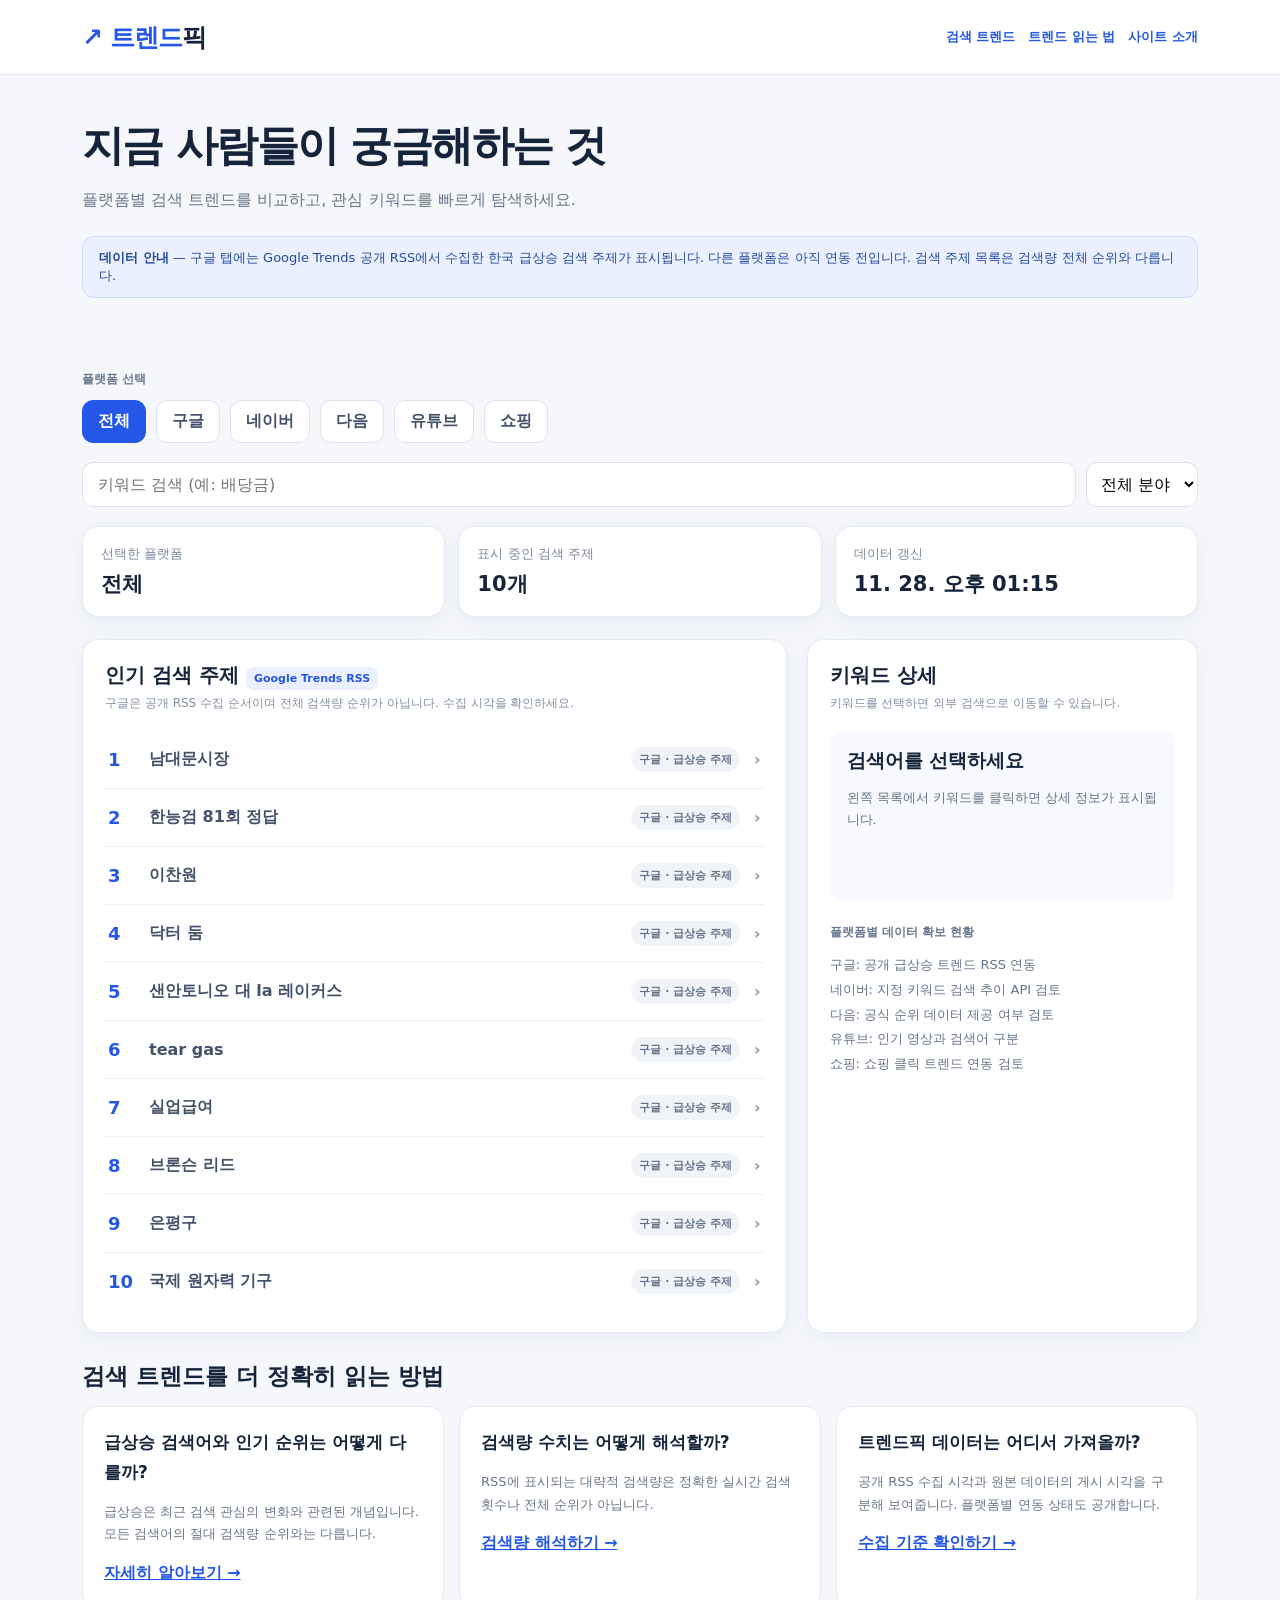
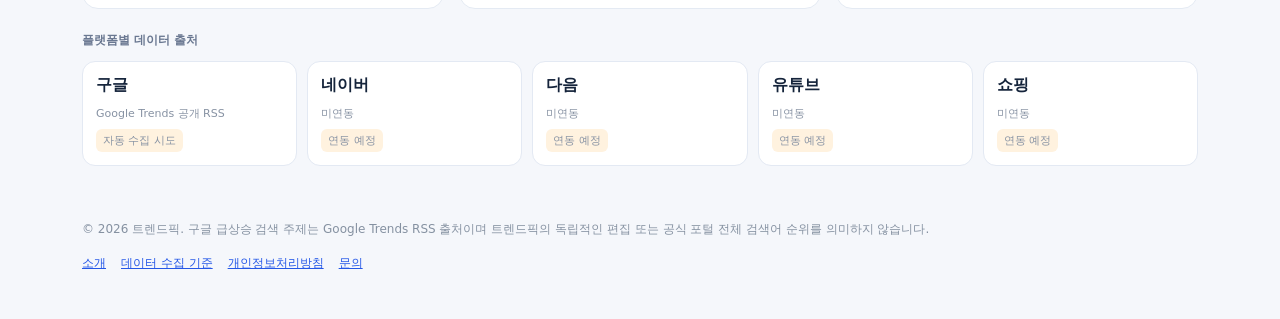
<file: index.html>
<!doctype html><html lang="ko"><head><meta charset="utf-8"><meta name="viewport" content="width=device-width,initial-scale=1"><meta name="description" content="포털별 인기 검색 트렌드를 한눈에 비교하는 트렌드픽 시제품"><title>트렌드픽 | 한국 검색 트렌드</title><meta property="og:type" content="website">
<meta property="og:title" content="트렌드픽 | 한국 검색 트렌드">
<meta property="og:description" content="구글 등 주요 플랫폼의 인기 검색 트렌드를 한눈에 살펴보는 트렌드 정보 사이트입니다.">
<meta property="og:url" content="https://trendpick-site.github.io/">
<meta property="og:locale" content="ko_KR"><style>:root{font-family:Pretendard,'Noto Sans KR',system-ui,sans-serif;color:#15243b;background:#f5f7fb}*{box-sizing:border-box}body{margin:0}header{background:#fff;border-bottom:1px solid #e6eaf0}.wrap{max-width:1160px;margin:auto;padding:0 22px}.nav{height:74px;display:flex;align-items:center;justify-content:space-between}.brand{font-size:25px;font-weight:900;letter-spacing:-1px;color:#2457e7}.brand span{color:#14223b}.nav small{color:#687589}.hero{padding:43px 0 27px}.hero h1{font-size:clamp(27px,4vw,42px);letter-spacing:-1.6px;margin:0 0 12px}.hero p{color:#69778d;margin:0;line-height:1.7}.notice{background:#eaf0ff;border:1px solid #cfdcff;color:#244a9c;padding:12px 16px;border-radius:12px;margin:23px 0;font-size:13px}.controls{display:flex;gap:10px;flex-wrap:wrap;margin-bottom:19px}button,input,select{font:inherit}button{cursor:pointer;border:1px solid #dce3ee;background:white;color:#44516a;border-radius:11px;padding:10px 15px;font-weight:700}button.active{background:#2457e7;color:white;border-color:#2457e7}.search{display:flex;gap:10px;flex:1;min-width:220px}.search input{width:100%;border:1px solid #dce3ee;border-radius:11px;padding:12px 15px;outline:none}.stats{display:grid;grid-template-columns:repeat(3,1fr);gap:13px;margin-bottom:22px}.stat,.panel{background:white;border:1px solid #e4eaf3;border-radius:17px;box-shadow:0 5px 18px #1a3d7710}.stat{padding:18px}.stat small{display:block;color:#7c899b;margin-bottom:7px}.stat strong{font-size:21px}.layout{display:grid;grid-template-columns:minmax(0,1.8fr) minmax(260px,1fr);gap:20px}.panel{padding:22px}.panel h2{font-size:20px;margin:0 0 6px}.sub{font-size:12px;color:#8290a4;margin:0 0 19px}.trend{width:100%;display:flex;align-items:center;text-align:left;border:0;border-bottom:1px solid #edf0f5;border-radius:0;padding:16px 3px;gap:14px;background:transparent}.trend:last-child{border-bottom:0}.trend:hover{background:#f8faff}.rank{font-weight:900;font-size:18px;width:27px;color:#2457e7}.term{flex:1;font-weight:750}.cat{font-size:11px;border-radius:20px;padding:5px 8px;background:#f0f3f8;color:#63718a}.arrow{color:#8a97aa}.detail{background:#f7f9fe;border-radius:12px;padding:17px;min-height:170px}.detail h3{margin:0 0 9px}.detail p{color:#67758b;font-size:13px;line-height:1.7}.links{display:flex;gap:7px;flex-wrap:wrap;margin-top:15px}.links a{color:#2457e7;text-decoration:none;background:white;border:1px solid #dce4f2;padding:9px 10px;border-radius:9px;font-size:12px;font-weight:700}.pill{display:inline-block;font-size:11px;color:#2457e7;background:#eaf0ff;border-radius:30px;padding:5px 9px;margin-bottom:10px}.empty{color:#8290a4;padding:30px 5px}.foot{font-size:12px;color:#8591a1;padding:30px 0 45px;line-height:1.8}.section{font-size:12px;font-weight:800;color:#6a7891;margin:23px 0 12px}.sources{display:grid;grid-template-columns:repeat(5,1fr);gap:10px;margin-bottom:23px}.source{padding:13px;background:#fff;border:1px solid #e3e9f3;border-radius:13px}.source b{display:block;margin-bottom:6px}.source span{font-size:11px;color:#8792a3}.badge{display:inline-block;font-size:10px;background:#fff2df;color:#9d6114;padding:4px 7px;border-radius:6px;margin-top:8px}@media(max-width:750px){.layout{grid-template-columns:1fr}.stats{grid-template-columns:1fr 1fr}.stats .stat:last-child{grid-column:1/-1}.sources{grid-template-columns:repeat(2,1fr)}.nav small{display:none}.hero{padding-top:30px}.panel{padding:17px}}.toplinks{display:flex;gap:13px;flex-wrap:wrap}.toplinks a{font-size:13px;color:#2457e7;text-decoration:none;font-weight:750}.editorial{margin-top:28px}.editorial h2{font-size:23px;margin:0 0 14px}.articlegrid{display:grid;grid-template-columns:repeat(3,1fr);gap:15px}.articlecard{background:#fff;border:1px solid #e4eaf3;border-radius:16px;padding:21px;line-height:1.75}.articlecard h3{font-size:17px;margin:0 0 8px}.articlecard p{font-size:13px;color:#687589}.articlecard a{font-weight:800;color:#2457e7}.legalnav{display:flex;gap:15px;flex-wrap:wrap;margin-top:12px}.legalnav a{color:#2457e7}.detailmeta{border-top:1px solid #dce4f2;margin-top:15px;padding-top:12px;font-size:12px;color:#63718a}@media(max-width:750px){.articlegrid{grid-template-columns:1fr}.toplinks{gap:8px}} .detail-section{margin-top:15px;border-top:1px solid #dce4f2;padding-top:13px}.detail-section h4{font-size:13px;margin:0 0 8px;color:#263e68}.detail-section p{margin:0 0 8px}.detail-section ul{padding-left:19px;margin:7px 0;font-size:13px;line-height:1.8;color:#596c87}.detail-section li{margin-bottom:7px;overflow-wrap:anywhere}.detail-section a{color:#2457e7}.detail-facts{display:grid;grid-template-columns:1fr 1fr;gap:8px;margin:12px 0}.detail-fact{background:#fff;border:1px solid #e0e7f4;border-radius:9px;padding:10px;min-width:0}.detail-fact small{display:block;color:#78879b;font-size:11px;margin-bottom:5px}.detail-fact strong{font-size:12px;overflow-wrap:anywhere}.detail-note{font-size:12px;color:#65738b}.detail .links a{overflow-wrap:anywhere}@media(max-width:420px){.detail-facts{grid-template-columns:1fr}}</style></head><body><header><div class="wrap nav"><div class="brand">↗ 트렌드<span>픽</span></div><nav class="toplinks" aria-label="사이트 안내"><a href="./">검색 트렌드</a><a href="./guide.html">트렌드 읽는 법</a><a href="./about.html">사이트 소개</a></nav></div></header><main class="wrap"><section class="hero"><h1>지금 사람들이 궁금해하는 것</h1><p>플랫폼별 검색 트렌드를 비교하고, 관심 키워드를 빠르게 탐색하세요.</p><div class="notice"><b>데이터 안내</b> — 구글 탭에는 Google Trends 공개 RSS에서 수집한 한국 급상승 검색 주제가 표시됩니다. 다른 플랫폼은 아직 연동 전입니다. 검색 주제 목록은 검색량 전체 순위와 다릅니다.</div></section><div class="section">플랫폼 선택</div><div id="platforms" class="controls"></div><div class="controls"><div class="search"><input id="search" placeholder="키워드 검색 (예: 배당금)" aria-label="키워드 검색"></div><select id="category" aria-label="분야 선택" style="border:1px solid #dce3ee;border-radius:11px;padding:10px;background:white"><option value="전체">전체 분야</option><option>경제</option><option>부동산</option><option>생활</option><option>문화</option><option>IT</option><option>쇼핑</option></select></div><div class="stats"><div class="stat"><small>선택한 플랫폼</small><strong id="selectedPlatform">전체</strong></div><div class="stat"><small>표시 중인 검색 주제</small><strong id="count">0개</strong></div><div class="stat"><small>데이터 갱신</small><strong id="updatedAt">확인 중</strong></div></div><div class="layout"><section class="panel"><h2>인기 검색 주제 <span style="font-size:11px;color:#2457e7;background:#eaf0ff;padding:5px 8px;border-radius:7px" id="sourceBadge">데이터 확인 중</span></h2><p class="sub">구글은 공개 RSS 수집 순서이며 전체 검색량 순위가 아닙니다. 수집 시각을 확인하세요.</p><div id="list"></div></section><aside class="panel"><h2>키워드 상세</h2><p class="sub">키워드를 선택하면 외부 검색으로 이동할 수 있습니다.</p><div class="detail" id="detail"><h3>검색어를 선택하세요</h3><p>왼쪽 목록에서 키워드를 클릭하면 상세 정보가 표시됩니다.</p></div><div class="section">플랫폼별 데이터 확보 현황</div><div style="font-size:13px;line-height:1.9;color:#65738b">구글: 공개 급상승 트렌드 RSS 연동<br>네이버: 지정 키워드 검색 추이 API 검토<br>다음: 공식 순위 데이터 제공 여부 검토<br>유튜브: 인기 영상과 검색어 구분<br>쇼핑: 쇼핑 클릭 트렌드 연동 검토</div></aside></div><section class="editorial"><h2>검색 트렌드를 더 정확히 읽는 방법</h2><div class="articlegrid"><article class="articlecard"><h3>급상승 검색어와 인기 순위는 어떻게 다를까?</h3><p>급상승은 최근 검색 관심의 변화와 관련된 개념입니다. 모든 검색어의 절대 검색량 순위와는 다릅니다.</p><a href="./guide.html#difference">자세히 알아보기 →</a></article><article class="articlecard"><h3>검색량 수치는 어떻게 해석할까?</h3><p>RSS에 표시되는 대략적 검색량은 정확한 실시간 검색 횟수나 전체 순위가 아닙니다.</p><a href="./guide.html#traffic">검색량 해석하기 →</a></article><article class="articlecard"><h3>트렌드픽 데이터는 어디서 가져올까?</h3><p>공개 RSS 수집 시각과 원본 데이터의 게시 시각을 구분해 보여줍니다. 플랫폼별 연동 상태도 공개합니다.</p><a href="./methodology.html">수집 기준 확인하기 →</a></article></div></section><div class="section">플랫폼별 데이터 출처</div><div class="sources" id="sources"></div><footer class="foot">© 2026 트렌드픽. 구글 급상승 검색 주제는 Google Trends RSS 출처이며 트렌드픽의 독립적인 편집 또는 공식 포털 전체 검색어 순위를 의미하지 않습니다.<br><nav class="legalnav"><a href="./about.html">소개</a><a href="./methodology.html">데이터 수집 기준</a><a href="./privacy.html">개인정보처리방침</a><a href="./contact.html">문의</a></nav></footer></main><script>
const platforms=['전체','구글','네이버','다음','유튜브','쇼핑'];
let platform='전체', data=[], fetchedAt=null, status='불러오는 중';
const $=id=>document.getElementById(id);
const safe=s=>String(s??'').replace(/[&<>"']/g,c=>({'&':'&amp;','<':'&lt;','>':'&gt;','"':'&quot;',"'":'&#39;'}[c]));
function draw(){
 $('platforms').innerHTML=platforms.map(p=>`<button class="${p===platform?'active':''}" data-p="${p}">${p}</button>`).join('');
 document.querySelectorAll('[data-p]').forEach(b=>b.onclick=()=>{platform=b.dataset.p;draw()});
 const q=$('search').value.trim().toLowerCase(),c=$('category').value;
 const relevant=(platform==='구글'||platform==='전체')?data:[];
 const filtered=relevant.filter(d=>d.title.toLowerCase().includes(q)&&(c==='전체'));
 $('selectedPlatform').textContent=platform;$('count').textContent=filtered.length+'개';
 $('updatedAt').textContent=fetchedAt?new Date(fetchedAt).toLocaleString('ko-KR',{timeZone:'Asia/Seoul',month:'numeric',day:'numeric',hour:'2-digit',minute:'2-digit'}):'연동 대기';
 $('sourceBadge').textContent=platform==='구글'||platform==='전체'?'Google Trends RSS':'연동 전';
 $('list').innerHTML=filtered.length?filtered.map((d,i)=>`<button class="trend" data-idx="${data.indexOf(d)}"><span class="rank">${i+1}</span><span class="term">${safe(d.title)}</span><span class="cat">구글 · 급상승 주제</span><span class="arrow">›</span></button>`).join(''):
 `<div class="empty">${platform==='전체'||platform==='구글'?safe(status):safe(platform)+' 데이터는 아직 연동되지 않았습니다. 실제 순위를 제공하지 않습니다.'}${c!=='전체'?' (현재 분야별 분류 미지원)':''}</div>`;
 document.querySelectorAll('[data-idx]').forEach(b=>b.onclick=()=>show(data[+b.dataset.idx]));
}
function show(d){
 const t=encodeURIComponent(d.title);
 history.replaceState(null,'','#topic='+t);
 const fmt=v=>{if(!v)return '미제공';const date=new Date(v);return Number.isNaN(date.getTime())?String(v):date.toLocaleString('ko-KR',{timeZone:'Asia/Seoul',year:'numeric',month:'numeric',day:'numeric',hour:'2-digit',minute:'2-digit'});};
 const articles=(Array.isArray(d.news)?d.news:[]).filter(n=>n&&typeof n.url==='string'&&/^https:\/\/[^\s]+$/i.test(n.url));
 const news=articles.map(n=>`<li><a target="_blank" rel="noopener noreferrer" href="${safe(n.url)}">${safe(n.title||n.source||'관련 기사')} ↗</a>${n.source?` <small>(${safe(n.source)})</small>`:''}</li>`).join('');
 $('detail').innerHTML=`<span class="pill">Google Trends · 한국 급상승 주제</span>
 <h3>${safe(d.title)}</h3>
 <p>Google Trends 공개 RSS에서 수집된 급상승 검색 주제입니다. 관심이 늘어난 구체적인 이유는 원문과 관련 보도를 확인해야 합니다.</p>
 <div class="detail-facts"><div class="detail-fact"><small>RSS 대략적 검색량</small><strong>${safe(d.approx_traffic||'미표시')}</strong></div><div class="detail-fact"><small>관련 기사</small><strong>${articles.length}건 제공</strong></div></div>
 <div class="detail-section"><h4>이 검색어를 살펴보는 방법</h4><ul><li>아래 관련 기사 제목과 발행 매체를 비교해 최근 어떤 내용이 보도됐는지 확인하세요.</li><li>구글·네이버 검색 결과에서 최신 정보와 공식 발표 여부를 교차 확인하세요.</li><li>RSS 목록의 표시 순서는 전체 검색량 순위가 아닙니다.</li></ul></div>
 <div class="detail-section"><h4>RSS에 포함된 관련 기사</h4>${news?`<ul>${news}</ul>`:'<p>현재 수집된 RSS 데이터에는 관련 기사 링크가 없습니다. 아래 외부 검색을 통해 직접 확인할 수 있습니다.</p>'}<p class="detail-note">기사 제목은 RSS에 제공된 정보이며, 트렌드픽이 기사 내용을 검증하거나 검색 증가 원인을 확정한 것은 아닙니다.</p></div>
 <div class="detail-section"><h4>검색 주제 확인하기</h4><div class="links"><a target="_blank" rel="noopener noreferrer" href="https://www.google.com/search?q=${t}">구글 검색 ↗</a><a target="_blank" rel="noopener noreferrer" href="https://search.naver.com/search.naver?query=${t}">네이버 검색 ↗</a><a target="_blank" rel="noopener noreferrer" href="https://www.youtube.com/results?search_query=${t}">유튜브 검색 ↗</a></div></div>
 <div class="detailmeta">원본 주제 게시 시각: ${safe(fmt(d.pub_date||d.published))}<br>트렌드픽 수집 시각: ${safe(fmt(fetchedAt))}<br>출처: Google Trends 공개 RSS<br>대략적 검색량은 실시간 정확한 검색 횟수나 전체 순위를 의미하지 않습니다.</div>`;
}
$('search').oninput=draw;$('category').onchange=draw;
$('sources').innerHTML=platforms.slice(1).map(p=>`<div class="source"><b>${p}</b><span>${p==='구글'?'Google Trends 공개 RSS':'미연동'}</span><br><span class="badge">${p==='구글'?'자동 수집 시도':'연동 예정'}</span></div>`).join('');
async function load(){try{
 const r=await fetch('./data/google_kr.json?ts='+Date.now(),{cache:'no-store'});
 if(!r.ok)throw Error('HTTP '+r.status);
 const j=await r.json();if(!Array.isArray(j.items))throw Error('잘못된 데이터');
 data=j.items;fetchedAt=j.fetched_at;
 status='아직 수집된 구글 검색 주제가 없습니다. GitHub Actions를 실행하거나 실행 기록을 확인하세요.';
 }catch(e){status='데이터 파일을 읽지 못했습니다. GitHub Actions와 data/google_kr.json을 확인하세요.';}
 draw();const target=decodeURIComponent(location.hash.replace(/^#topic=/,''));if(target){const item=data.find(x=>x.title===target);if(item)show(item);}}
load();
</script></body></html>
</file>
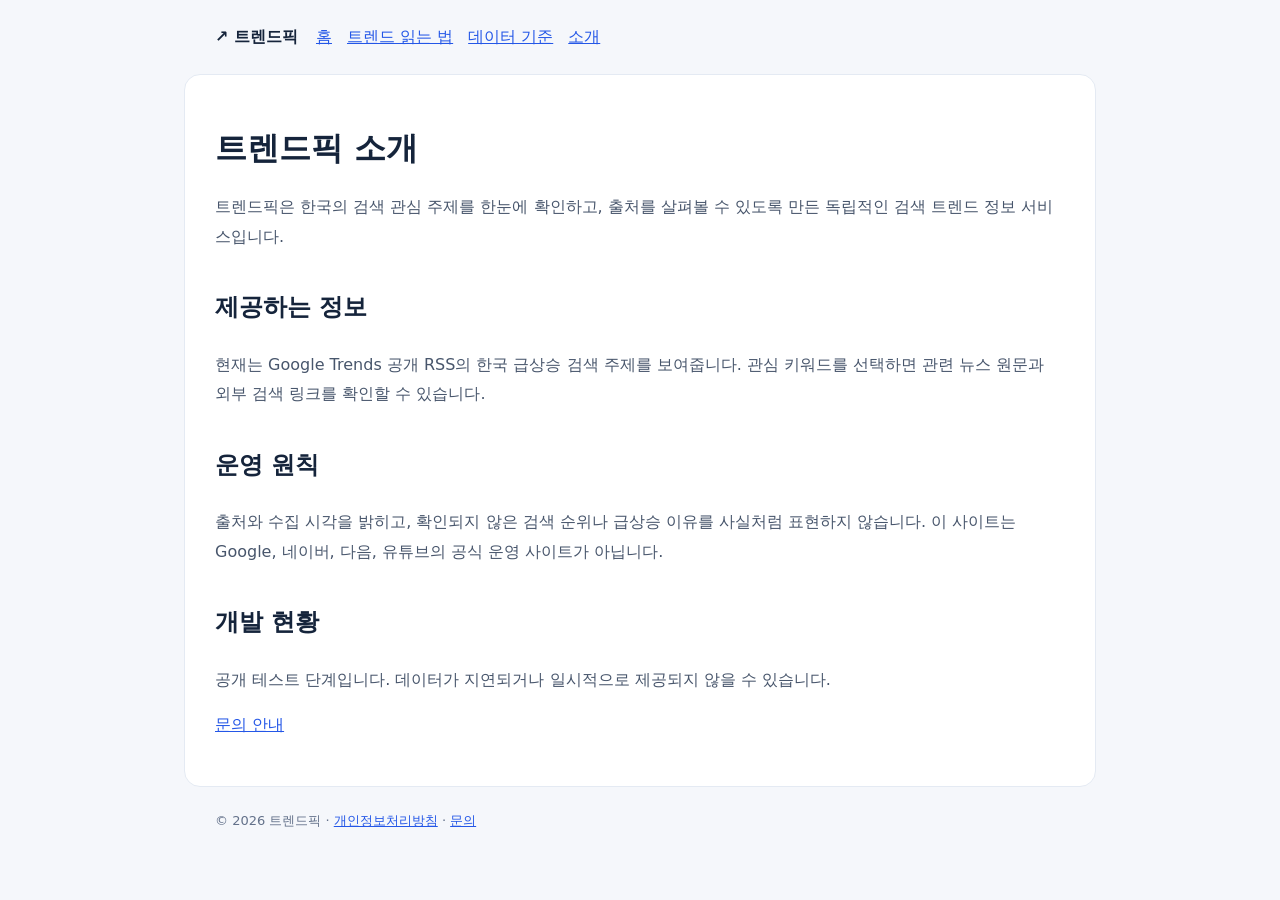
<file: about.html>
<!doctype html><html lang="ko"><head><meta charset="utf-8"><meta name="viewport" content="width=device-width,initial-scale=1"><meta name="description" content="트렌드픽 소개 — 트렌드픽 검색 트렌드 안내"><title>트렌드픽 소개 | 트렌드픽</title><link rel="stylesheet" href="./style.css"></head><body><header><strong>↗ 트렌드픽</strong><nav><a href="./">홈</a><a href="./guide.html">트렌드 읽는 법</a><a href="./methodology.html">데이터 기준</a><a href="./about.html">소개</a></nav></header><main><h1>트렌드픽 소개</h1><p>트렌드픽은 한국의 검색 관심 주제를 한눈에 확인하고, 출처를 살펴볼 수 있도록 만든 독립적인 검색 트렌드 정보 서비스입니다.</p><h2>제공하는 정보</h2><p>현재는 Google Trends 공개 RSS의 한국 급상승 검색 주제를 보여줍니다. 관심 키워드를 선택하면 관련 뉴스 원문과 외부 검색 링크를 확인할 수 있습니다.</p><h2>운영 원칙</h2><p>출처와 수집 시각을 밝히고, 확인되지 않은 검색 순위나 급상승 이유를 사실처럼 표현하지 않습니다. 이 사이트는 Google, 네이버, 다음, 유튜브의 공식 운영 사이트가 아닙니다.</p><h2>개발 현황</h2><p>공개 테스트 단계입니다. 데이터가 지연되거나 일시적으로 제공되지 않을 수 있습니다.</p><p><a href="./contact.html">문의 안내</a></p></main><footer>© 2026 트렌드픽 · <a href="./privacy.html">개인정보처리방침</a> · <a href="./contact.html">문의</a></footer></body></html>
</file>
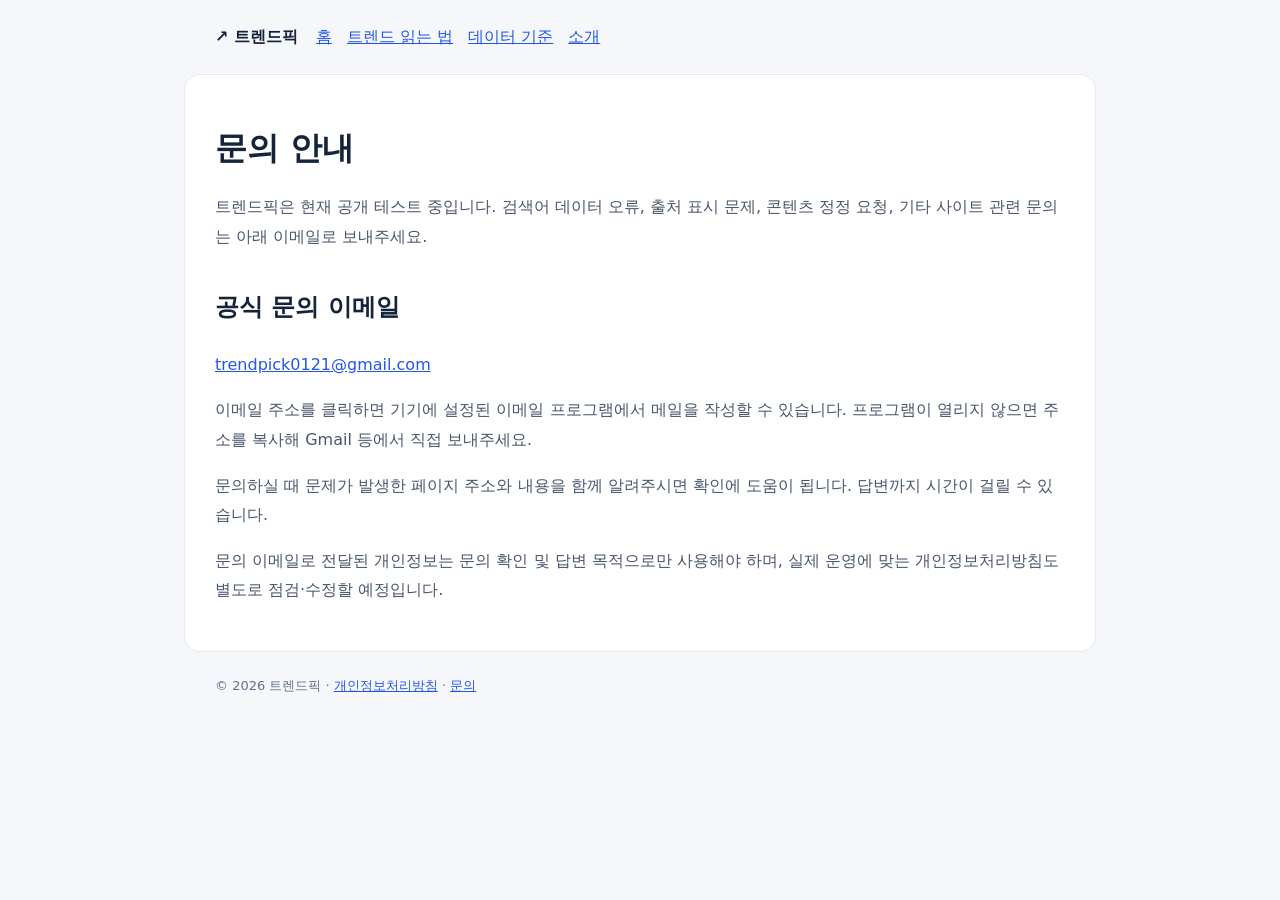
<file: contact.html>
<!doctype html><html lang="ko"><head><meta charset="utf-8"><meta name="viewport" content="width=device-width,initial-scale=1"><meta name="description" content="문의 안내 — 트렌드픽 검색 트렌드 안내"><title>문의 안내 | 트렌드픽</title><link rel="stylesheet" href="./style.css"></head><body><header><strong>↗ 트렌드픽</strong><nav><a href="./">홈</a><a href="./guide.html">트렌드 읽는 법</a><a href="./methodology.html">데이터 기준</a><a href="./about.html">소개</a></nav></header><main><h1>문의 안내</h1><p>트렌드픽은 현재 공개 테스트 중입니다. 검색어 데이터 오류, 출처 표시 문제, 콘텐츠 정정 요청, 기타 사이트 관련 문의는 아래 이메일로 보내주세요.</p><h2>공식 문의 이메일</h2><p><a href="mailto:trendpick0121@gmail.com">trendpick0121@gmail.com</a></p><p>이메일 주소를 클릭하면 기기에 설정된 이메일 프로그램에서 메일을 작성할 수 있습니다. 프로그램이 열리지 않으면 주소를 복사해 Gmail 등에서 직접 보내주세요.</p><p>문의하실 때 문제가 발생한 페이지 주소와 내용을 함께 알려주시면 확인에 도움이 됩니다. 답변까지 시간이 걸릴 수 있습니다.</p><p>문의 이메일로 전달된 개인정보는 문의 확인 및 답변 목적으로만 사용해야 하며, 실제 운영에 맞는 개인정보처리방침도 별도로 점검·수정할 예정입니다.</p></main><footer>© 2026 트렌드픽 · <a href="./privacy.html">개인정보처리방침</a> · <a href="./contact.html">문의</a></footer></body></html>
</file>
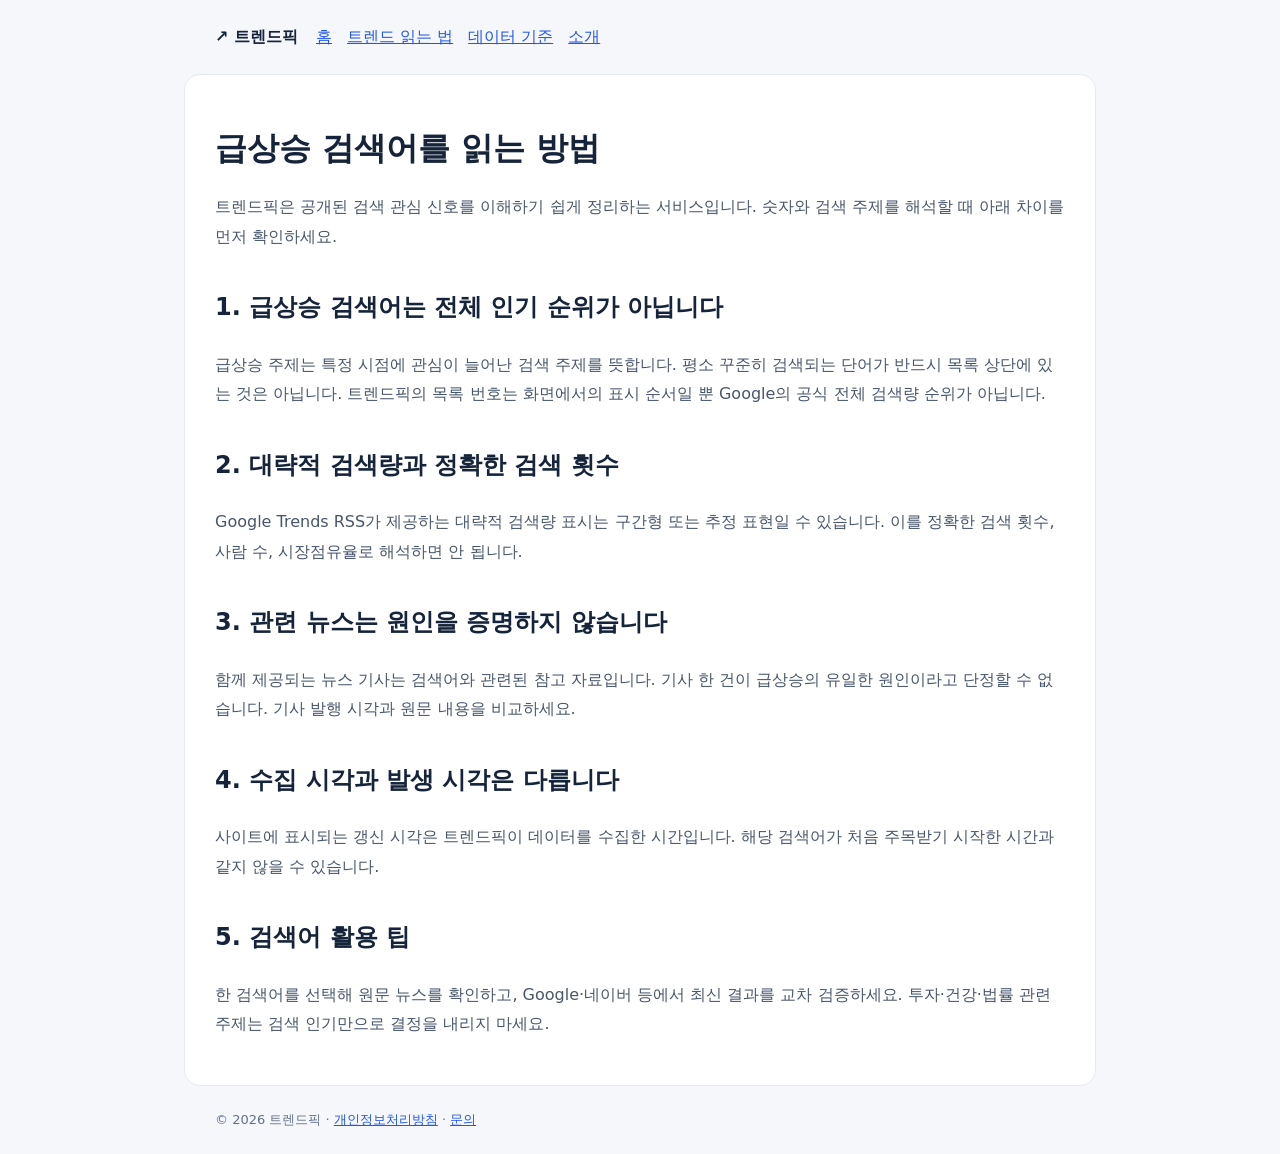
<file: guide.html>
<!doctype html><html lang="ko"><head><meta charset="utf-8"><meta name="viewport" content="width=device-width,initial-scale=1"><meta name="description" content="급상승 검색어를 읽는 방법 — 트렌드픽 검색 트렌드 안내"><title>급상승 검색어를 읽는 방법 | 트렌드픽</title><link rel="stylesheet" href="./style.css"></head><body><header><strong>↗ 트렌드픽</strong><nav><a href="./">홈</a><a href="./guide.html">트렌드 읽는 법</a><a href="./methodology.html">데이터 기준</a><a href="./about.html">소개</a></nav></header><main><h1>급상승 검색어를 읽는 방법</h1><p>트렌드픽은 공개된 검색 관심 신호를 이해하기 쉽게 정리하는 서비스입니다. 숫자와 검색 주제를 해석할 때 아래 차이를 먼저 확인하세요.</p><h2 id="difference">1. 급상승 검색어는 전체 인기 순위가 아닙니다</h2><p>급상승 주제는 특정 시점에 관심이 늘어난 검색 주제를 뜻합니다. 평소 꾸준히 검색되는 단어가 반드시 목록 상단에 있는 것은 아닙니다. 트렌드픽의 목록 번호는 화면에서의 표시 순서일 뿐 Google의 공식 전체 검색량 순위가 아닙니다.</p><h2 id="traffic">2. 대략적 검색량과 정확한 검색 횟수</h2><p>Google Trends RSS가 제공하는 대략적 검색량 표시는 구간형 또는 추정 표현일 수 있습니다. 이를 정확한 검색 횟수, 사람 수, 시장점유율로 해석하면 안 됩니다.</p><h2>3. 관련 뉴스는 원인을 증명하지 않습니다</h2><p>함께 제공되는 뉴스 기사는 검색어와 관련된 참고 자료입니다. 기사 한 건이 급상승의 유일한 원인이라고 단정할 수 없습니다. 기사 발행 시각과 원문 내용을 비교하세요.</p><h2>4. 수집 시각과 발생 시각은 다릅니다</h2><p>사이트에 표시되는 갱신 시각은 트렌드픽이 데이터를 수집한 시간입니다. 해당 검색어가 처음 주목받기 시작한 시간과 같지 않을 수 있습니다.</p><h2>5. 검색어 활용 팁</h2><p>한 검색어를 선택해 원문 뉴스를 확인하고, Google·네이버 등에서 최신 결과를 교차 검증하세요. 투자·건강·법률 관련 주제는 검색 인기만으로 결정을 내리지 마세요.</p></main><footer>© 2026 트렌드픽 · <a href="./privacy.html">개인정보처리방침</a> · <a href="./contact.html">문의</a></footer></body></html>
</file>
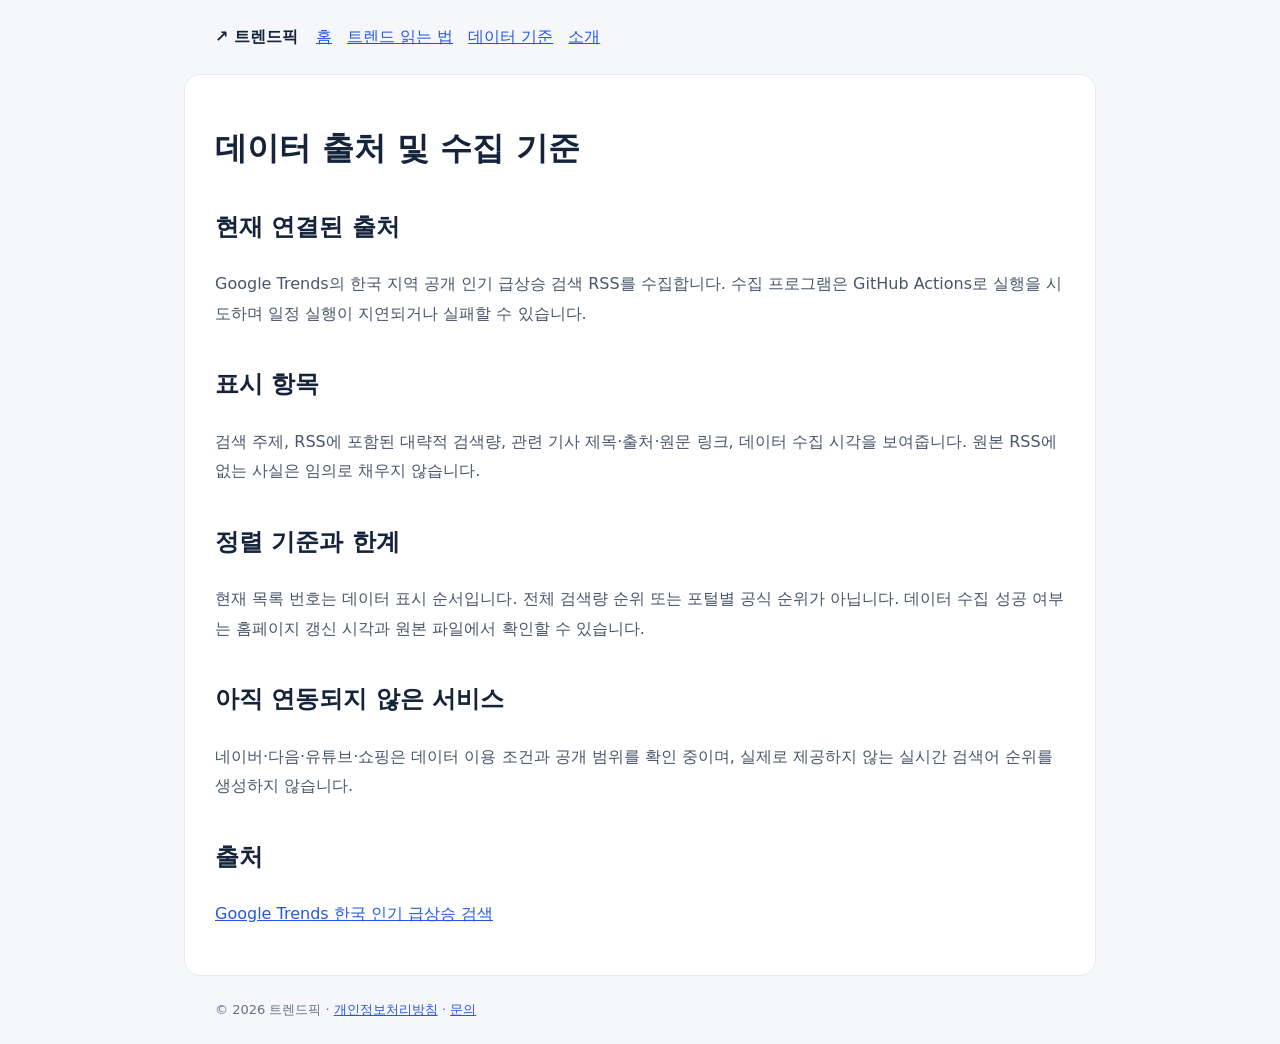
<file: methodology.html>
<!doctype html><html lang="ko"><head><meta charset="utf-8"><meta name="viewport" content="width=device-width,initial-scale=1"><meta name="description" content="데이터 출처 및 수집 기준 — 트렌드픽 검색 트렌드 안내"><title>데이터 출처 및 수집 기준 | 트렌드픽</title><link rel="stylesheet" href="./style.css"></head><body><header><strong>↗ 트렌드픽</strong><nav><a href="./">홈</a><a href="./guide.html">트렌드 읽는 법</a><a href="./methodology.html">데이터 기준</a><a href="./about.html">소개</a></nav></header><main><h1>데이터 출처 및 수집 기준</h1><h2>현재 연결된 출처</h2><p>Google Trends의 한국 지역 공개 인기 급상승 검색 RSS를 수집합니다. 수집 프로그램은 GitHub Actions로 실행을 시도하며 일정 실행이 지연되거나 실패할 수 있습니다.</p><h2>표시 항목</h2><p>검색 주제, RSS에 포함된 대략적 검색량, 관련 기사 제목·출처·원문 링크, 데이터 수집 시각을 보여줍니다. 원본 RSS에 없는 사실은 임의로 채우지 않습니다.</p><h2>정렬 기준과 한계</h2><p>현재 목록 번호는 데이터 표시 순서입니다. 전체 검색량 순위 또는 포털별 공식 순위가 아닙니다. 데이터 수집 성공 여부는 홈페이지 갱신 시각과 원본 파일에서 확인할 수 있습니다.</p><h2>아직 연동되지 않은 서비스</h2><p>네이버·다음·유튜브·쇼핑은 데이터 이용 조건과 공개 범위를 확인 중이며, 실제로 제공하지 않는 실시간 검색어 순위를 생성하지 않습니다.</p><h2>출처</h2><p><a href="https://trends.google.com/trending?geo=KR" target="_blank" rel="noopener noreferrer">Google Trends 한국 인기 급상승 검색</a></p></main><footer>© 2026 트렌드픽 · <a href="./privacy.html">개인정보처리방침</a> · <a href="./contact.html">문의</a></footer></body></html>
</file>
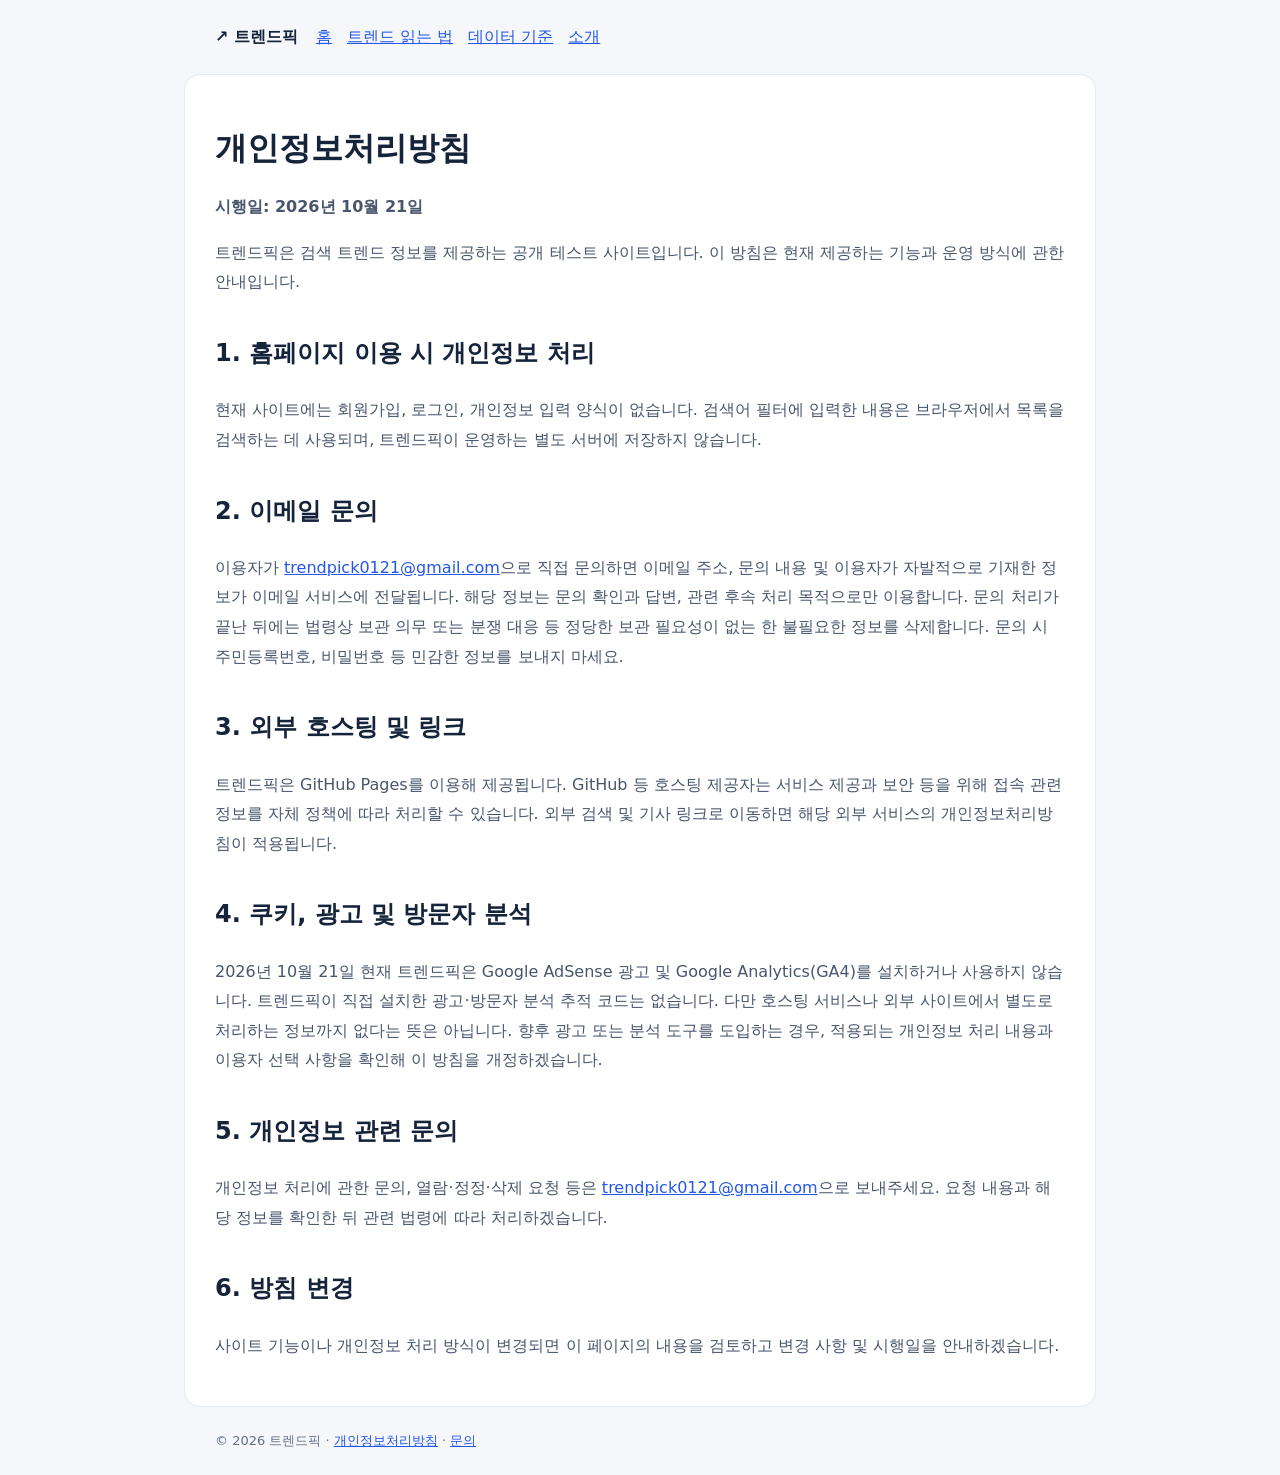
<file: privacy.html>
<!doctype html><html lang="ko"><head><meta charset="utf-8"><meta name="viewport" content="width=device-width,initial-scale=1"><meta name="description" content="개인정보처리방침 — 트렌드픽 검색 트렌드 안내"><title>개인정보처리방침 | 트렌드픽</title><link rel="stylesheet" href="./style.css"></head><body><header><strong>↗ 트렌드픽</strong><nav><a href="./">홈</a><a href="./guide.html">트렌드 읽는 법</a><a href="./methodology.html">데이터 기준</a><a href="./about.html">소개</a></nav></header><main><h1>개인정보처리방침</h1><p><strong>시행일: 2026년 10월 21일</strong></p><p>트렌드픽은 검색 트렌드 정보를 제공하는 공개 테스트 사이트입니다. 이 방침은 현재 제공하는 기능과 운영 방식에 관한 안내입니다.</p><h2>1. 홈페이지 이용 시 개인정보 처리</h2><p>현재 사이트에는 회원가입, 로그인, 개인정보 입력 양식이 없습니다. 검색어 필터에 입력한 내용은 브라우저에서 목록을 검색하는 데 사용되며, 트렌드픽이 운영하는 별도 서버에 저장하지 않습니다.</p><h2>2. 이메일 문의</h2><p>이용자가 <a href="mailto:trendpick0121@gmail.com">trendpick0121@gmail.com</a>으로 직접 문의하면 이메일 주소, 문의 내용 및 이용자가 자발적으로 기재한 정보가 이메일 서비스에 전달됩니다. 해당 정보는 문의 확인과 답변, 관련 후속 처리 목적으로만 이용합니다. 문의 처리가 끝난 뒤에는 법령상 보관 의무 또는 분쟁 대응 등 정당한 보관 필요성이 없는 한 불필요한 정보를 삭제합니다. 문의 시 주민등록번호, 비밀번호 등 민감한 정보를 보내지 마세요.</p><h2>3. 외부 호스팅 및 링크</h2><p>트렌드픽은 GitHub Pages를 이용해 제공됩니다. GitHub 등 호스팅 제공자는 서비스 제공과 보안 등을 위해 접속 관련 정보를 자체 정책에 따라 처리할 수 있습니다. 외부 검색 및 기사 링크로 이동하면 해당 외부 서비스의 개인정보처리방침이 적용됩니다.</p><h2>4. 쿠키, 광고 및 방문자 분석</h2><p>2026년 10월 21일 현재 트렌드픽은 Google AdSense 광고 및 Google Analytics(GA4)를 설치하거나 사용하지 않습니다. 트렌드픽이 직접 설치한 광고·방문자 분석 추적 코드는 없습니다. 다만 호스팅 서비스나 외부 사이트에서 별도로 처리하는 정보까지 없다는 뜻은 아닙니다. 향후 광고 또는 분석 도구를 도입하는 경우, 적용되는 개인정보 처리 내용과 이용자 선택 사항을 확인해 이 방침을 개정하겠습니다.</p><h2>5. 개인정보 관련 문의</h2><p>개인정보 처리에 관한 문의, 열람·정정·삭제 요청 등은 <a href="mailto:trendpick0121@gmail.com">trendpick0121@gmail.com</a>으로 보내주세요. 요청 내용과 해당 정보를 확인한 뒤 관련 법령에 따라 처리하겠습니다.</p><h2>6. 방침 변경</h2><p>사이트 기능이나 개인정보 처리 방식이 변경되면 이 페이지의 내용을 검토하고 변경 사항 및 시행일을 안내하겠습니다.</p></main><footer>© 2026 트렌드픽 · <a href="./privacy.html">개인정보처리방침</a> · <a href="./contact.html">문의</a></footer></body></html>
</file>
<file: style.css>
body{margin:0;font:16px/1.85 system-ui,-apple-system,"Malgun Gothic",sans-serif;background:#f5f7fb;color:#15243b}header,main,footer{max-width:850px;margin:auto;padding:22px}header{display:flex;gap:18px;flex-wrap:wrap;align-items:center}a{color:#2457e7}nav{display:flex;gap:15px;flex-wrap:wrap}main{background:#fff;border:1px solid #e4eaf3;border-radius:16px;padding:30px}h1{line-height:1.4}h2{margin-top:34px}p,li{color:#48566c}footer{font-size:13px;color:#63718a}@media(max-width:650px){main{padding:20px;margin:10px}}
</file>
